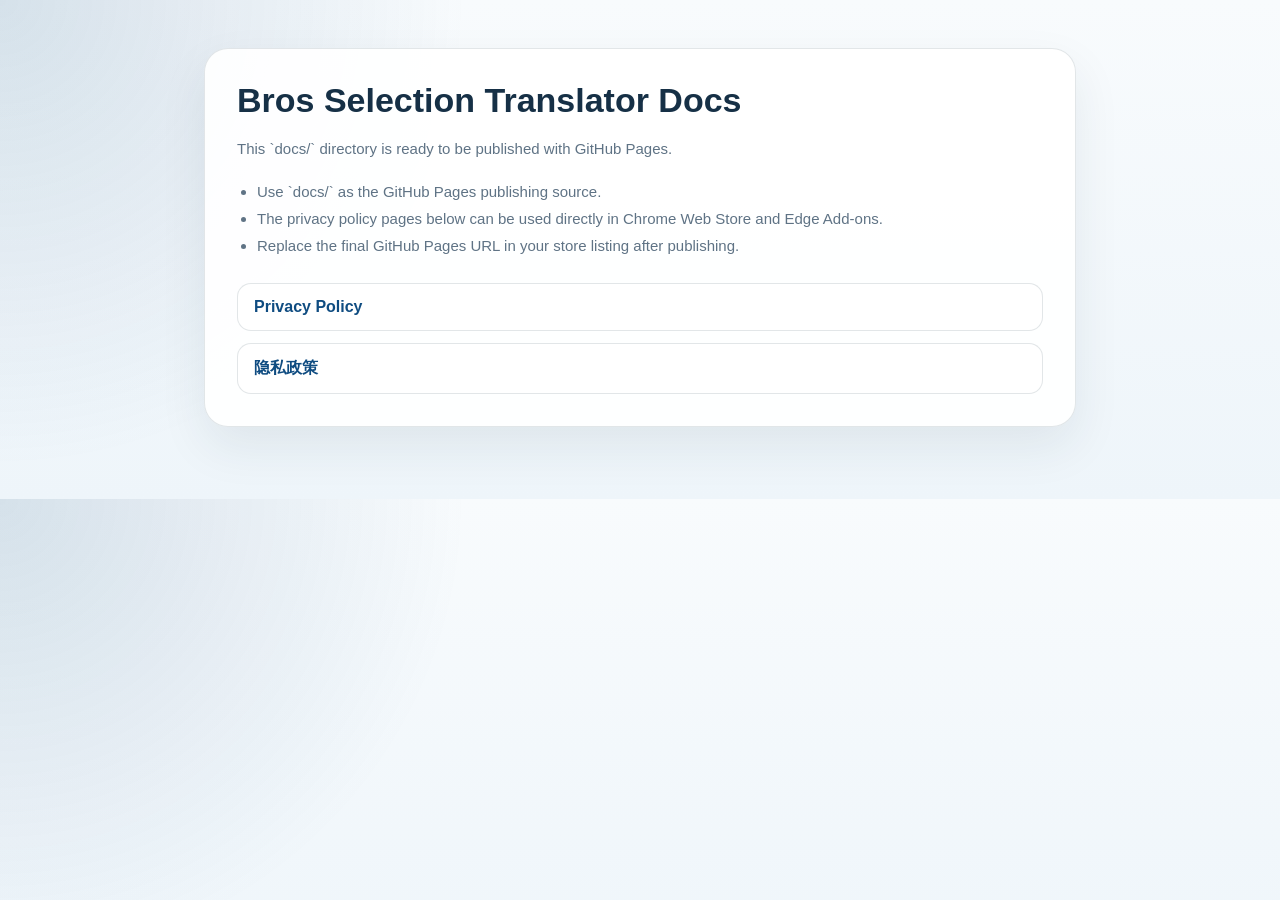
<file: docs/index.html>
<!DOCTYPE html>
<html lang="en">
  <head>
    <meta charset="UTF-8" />
    <meta name="viewport" content="width=device-width, initial-scale=1.0" />
    <title>Bros Selection Translator Docs</title>
    <style>
      :root {
        --bg: #eef5fa;
        --card: rgba(255, 255, 255, 0.92);
        --ink: #163046;
        --muted: #5f7385;
        --line: rgba(22, 48, 70, 0.12);
        --accent: #0f4c81;
      }

      * {
        box-sizing: border-box;
      }

      body {
        margin: 0;
        font-family: "Segoe UI", Arial, sans-serif;
        color: var(--ink);
        background:
          radial-gradient(circle at top left, rgba(15, 76, 129, 0.15), transparent 34%),
          linear-gradient(180deg, #f8fbfd 0%, #eef5fa 100%);
      }

      main {
        max-width: 920px;
        margin: 0 auto;
        padding: 48px 24px 72px;
      }

      .card {
        background: var(--card);
        border: 1px solid var(--line);
        border-radius: 24px;
        padding: 32px;
        box-shadow: 0 20px 48px rgba(22, 48, 70, 0.08);
      }

      h1 {
        margin: 0 0 12px;
        font-size: 34px;
      }

      p, li {
        color: var(--muted);
        font-size: 15px;
        line-height: 1.8;
      }

      ul {
        padding-left: 20px;
      }

      .links {
        display: grid;
        gap: 12px;
        margin-top: 24px;
      }

      a {
        display: block;
        padding: 14px 16px;
        border: 1px solid var(--line);
        border-radius: 14px;
        color: var(--accent);
        text-decoration: none;
        background: #ffffff;
        font-weight: 600;
      }
    </style>
  </head>
  <body>
    <main>
      <section class="card">
        <h1>Bros Selection Translator Docs</h1>
        <p>This `docs/` directory is ready to be published with GitHub Pages.</p>
        <ul>
          <li>Use `docs/` as the GitHub Pages publishing source.</li>
          <li>The privacy policy pages below can be used directly in Chrome Web Store and Edge Add-ons.</li>
          <li>Replace the final GitHub Pages URL in your store listing after publishing.</li>
        </ul>
        <div class="links">
          <a href="./privacy-policy.html">Privacy Policy</a>
          <a href="./privacy-policy.zh-CN.html">隐私政策</a>
        </div>
      </section>
    </main>
  </body>
</html>
</file>
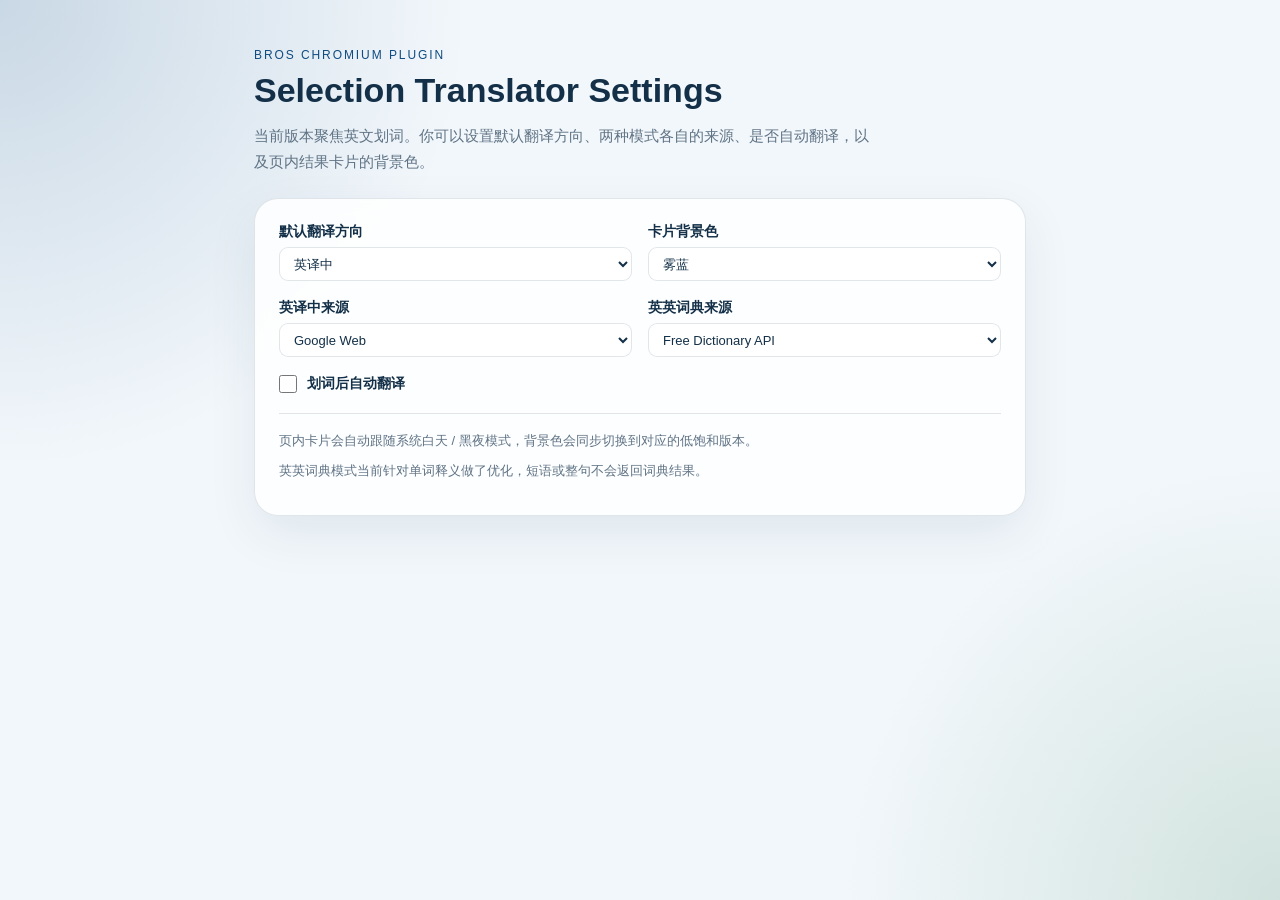
<file: options.html>
<!DOCTYPE html>
<html lang="zh-CN">
  <head>
    <meta charset="UTF-8" />
    <meta name="viewport" content="width=device-width, initial-scale=1.0" />
    <title>Selection Translator Settings</title>
    <link rel="stylesheet" href="options.css" />
  </head>
  <body>
    <main class="page">
      <section class="hero">
        <p class="eyebrow">Bros Chromium Plugin</p>
        <h1>Selection Translator Settings</h1>
        <p class="summary">
          当前版本聚焦英文划词。你可以设置默认翻译方向、两种模式各自的来源、是否自动翻译，以及页内结果卡片的背景色。
        </p>
      </section>

      <section class="card">
        <div class="grid">
          <label>
            默认翻译方向
            <select id="target-language">
              <option value="zh">英译中</option>
              <option value="en">英译英</option>
            </select>
          </label>

          <label>
            卡片背景色
            <select id="background-theme">
              <option value="mist">雾蓝</option>
              <option value="sage">浅青</option>
              <option value="sand">米杏</option>
              <option value="rose">浅玫</option>
              <option value="lavender">淡紫</option>
              <option value="peach">蜜桃</option>
              <option value="slate">云灰</option>
            </select>
          </label>

          <label>
            英译中来源
            <select id="provider-zh">
              <option value="google">Google Web</option>
              <option value="mymemory">MyMemory</option>
              <option value="ecdict">ECDICT Offline</option>
            </select>
          </label>

          <label>
            英英词典来源
            <select id="provider-en">
              <option value="dictionaryapi">Free Dictionary API</option>
              <option value="datamuse">Datamuse</option>
            </select>
          </label>
        </div>

        <label class="checkbox">
          <input id="auto-translate" type="checkbox" />
          <span>划词后自动翻译</span>
        </label>

        <div class="notes">
          <p>页内卡片会自动跟随系统白天 / 黑夜模式，背景色会同步切换到对应的低饱和版本。</p>
          <p>英英词典模式当前针对单词释义做了优化，短语或整句不会返回词典结果。</p>
        </div>
      </section>
    </main>
    <script src="options.js"></script>
  </body>
</html>
</file>
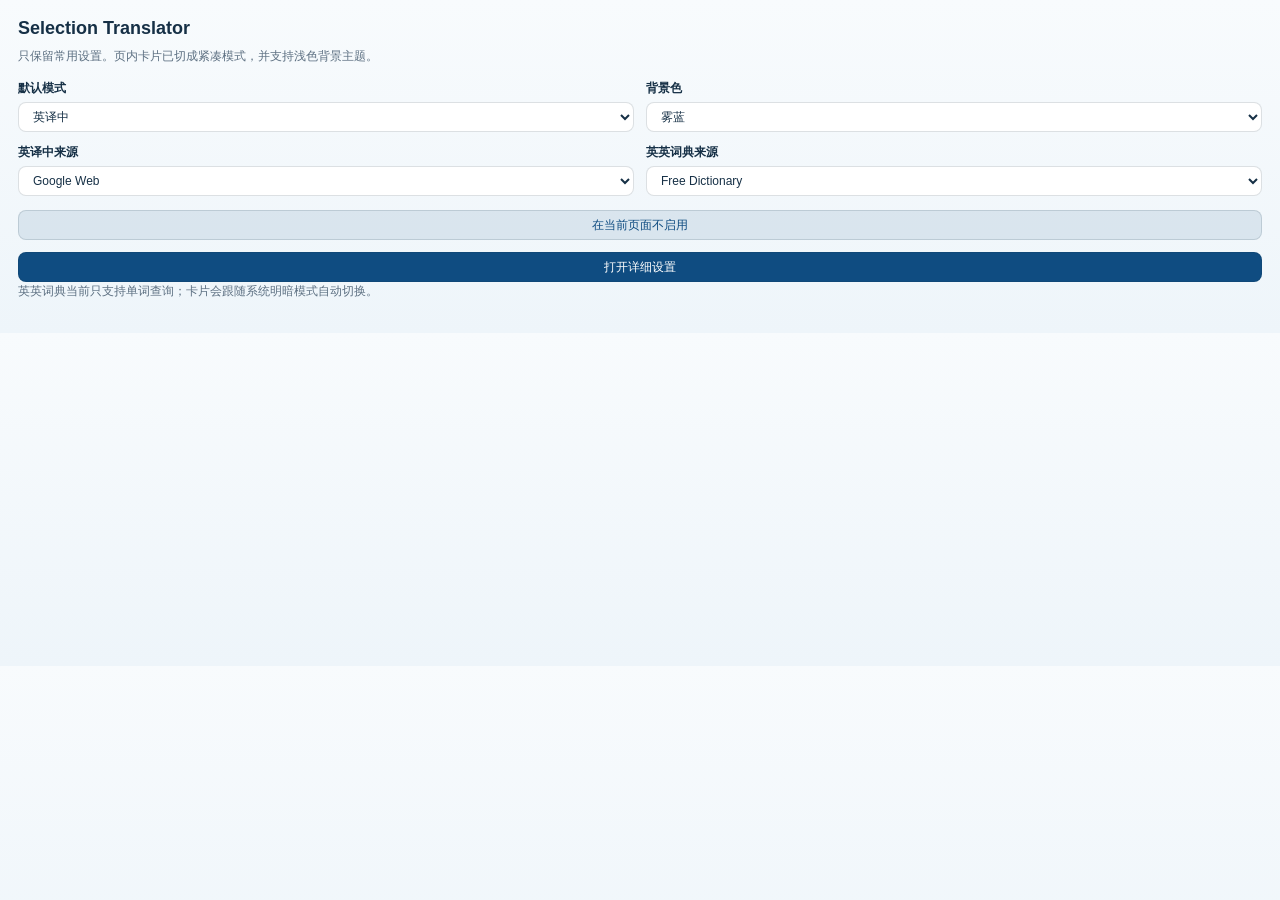
<file: popup.html>
<!DOCTYPE html>
<html lang="zh-CN">
  <head>
    <meta charset="UTF-8" />
    <meta name="viewport" content="width=device-width, initial-scale=1.0" />
    <title>Selection Translator</title>
    <link rel="stylesheet" href="popup.css" />
  </head>
  <body>
    <main class="popup">
      <h1>Selection Translator</h1>
      <p class="lead">只保留常用设置。页内卡片已切成紧凑模式，并支持浅色背景主题。</p>
      <div class="grid">
        <label>
          默认模式
          <select id="target-language">
            <option value="zh">英译中</option>
            <option value="en">英译英</option>
          </select>
        </label>
        <label>
          背景色
          <select id="background-theme">
            <option value="mist">雾蓝</option>
            <option value="sage">浅青</option>
            <option value="sand">米杏</option>
            <option value="rose">浅玫</option>
            <option value="lavender">淡紫</option>
            <option value="peach">蜜桃</option>
            <option value="slate">云灰</option>
          </select>
        </label>
        <label>
          英译中来源
          <select id="provider-zh">
            <option value="google">Google Web</option>
            <option value="mymemory">MyMemory</option>
            <option value="ecdict">ECDICT Offline</option>
          </select>
        </label>
        <label>
          英英词典来源
          <select id="provider-en">
            <option value="dictionaryapi">Free Dictionary</option>
            <option value="datamuse">Datamuse</option>
          </select>
        </label>
      </div>
      <button id="toggle-current-page" type="button" class="secondary-button">在当前页面不启用</button>
      <button id="open-options" type="button">打开详细设置</button>
      <p class="hint">英英词典当前只支持单词查询；卡片会跟随系统明暗模式自动切换。</p>
    </main>
    <script src="popup.js"></script>
  </body>
</html>
</file>
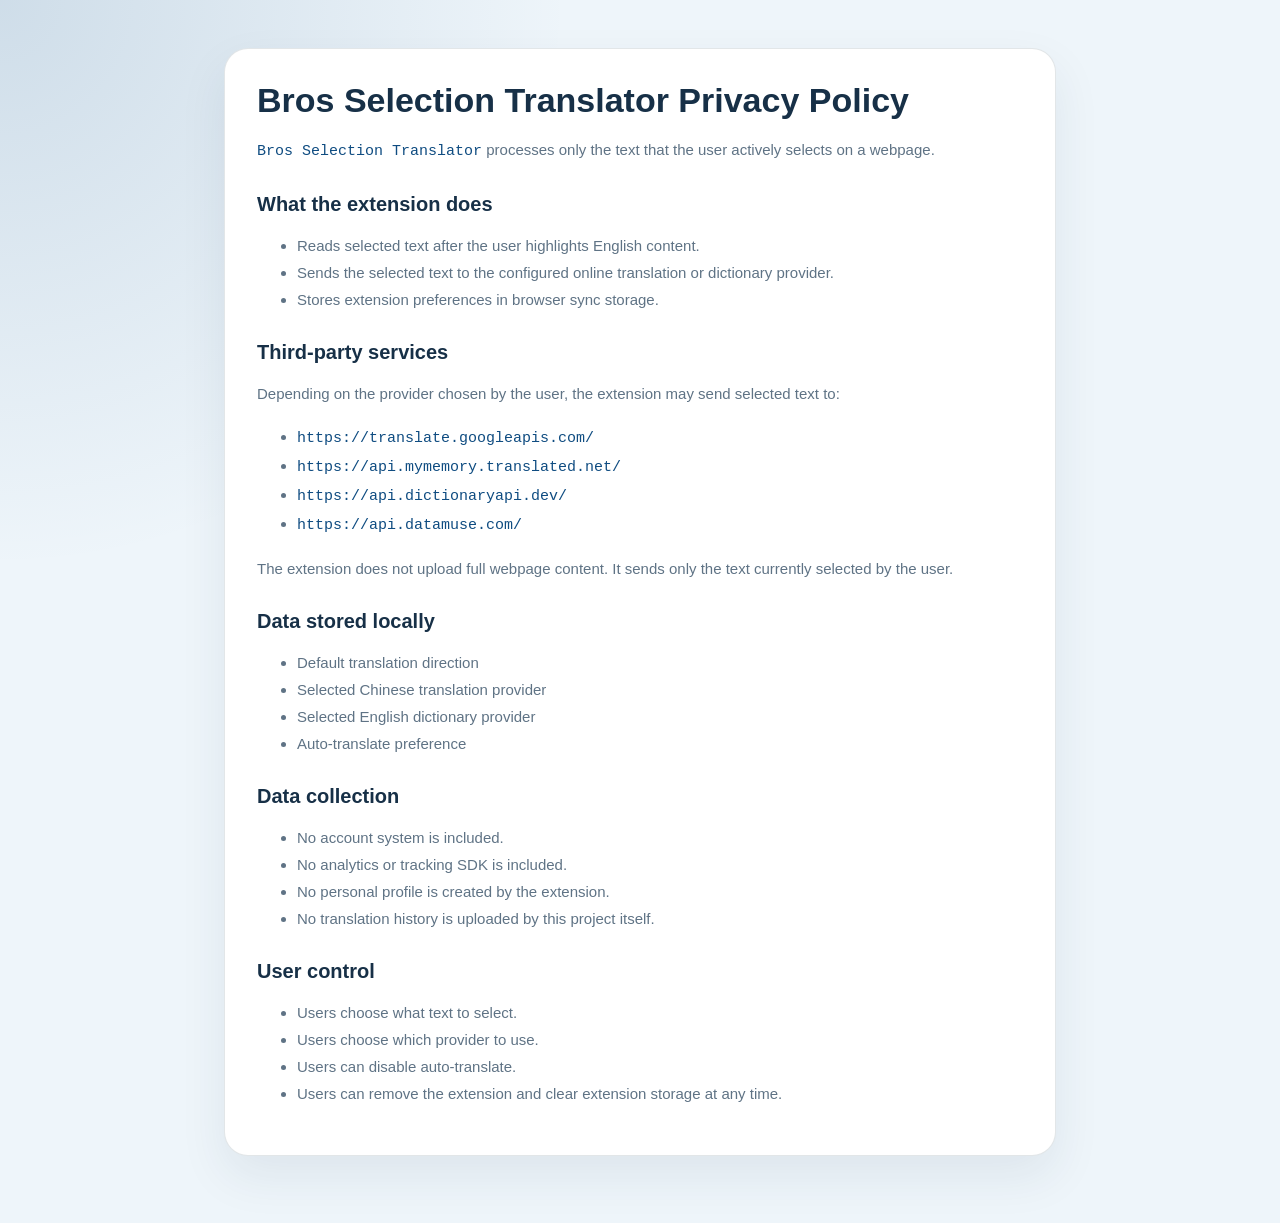
<file: privacy-policy.html>
<!DOCTYPE html>
<html lang="en">
  <head>
    <meta charset="UTF-8" />
    <meta name="viewport" content="width=device-width, initial-scale=1.0" />
    <title>Bros Selection Translator Privacy Policy</title>
    <style>
      :root {
        color-scheme: light;
        --bg: #eef5fa;
        --card: #ffffff;
        --ink: #173047;
        --muted: #5f7385;
        --line: rgba(23, 48, 71, 0.12);
        --accent: #0f4c81;
      }

      * {
        box-sizing: border-box;
      }

      body {
        margin: 0;
        font-family: "Segoe UI", Arial, sans-serif;
        background:
          radial-gradient(circle at top left, rgba(15, 76, 129, 0.14), transparent 32%),
          var(--bg);
        color: var(--ink);
      }

      main {
        max-width: 880px;
        margin: 0 auto;
        padding: 48px 24px 72px;
      }

      .card {
        background: var(--card);
        border: 1px solid var(--line);
        border-radius: 24px;
        padding: 32px;
        box-shadow: 0 20px 48px rgba(23, 48, 71, 0.08);
      }

      h1, h2 {
        margin: 0 0 16px;
      }

      h1 {
        font-size: 34px;
      }

      h2 {
        margin-top: 28px;
        font-size: 20px;
      }

      p, li {
        font-size: 15px;
        line-height: 1.8;
        color: var(--muted);
      }

      code {
        color: var(--accent);
      }
    </style>
  </head>
  <body>
    <main>
      <section class="card">
        <h1>Bros Selection Translator Privacy Policy</h1>
        <p><code>Bros Selection Translator</code> processes only the text that the user actively selects on a webpage.</p>

        <h2>What the extension does</h2>
        <ul>
          <li>Reads selected text after the user highlights English content.</li>
          <li>Sends the selected text to the configured online translation or dictionary provider.</li>
          <li>Stores extension preferences in browser sync storage.</li>
        </ul>

        <h2>Third-party services</h2>
        <p>Depending on the provider chosen by the user, the extension may send selected text to:</p>
        <ul>
          <li><code>https://translate.googleapis.com/</code></li>
          <li><code>https://api.mymemory.translated.net/</code></li>
          <li><code>https://api.dictionaryapi.dev/</code></li>
          <li><code>https://api.datamuse.com/</code></li>
        </ul>
        <p>The extension does not upload full webpage content. It sends only the text currently selected by the user.</p>

        <h2>Data stored locally</h2>
        <ul>
          <li>Default translation direction</li>
          <li>Selected Chinese translation provider</li>
          <li>Selected English dictionary provider</li>
          <li>Auto-translate preference</li>
        </ul>

        <h2>Data collection</h2>
        <ul>
          <li>No account system is included.</li>
          <li>No analytics or tracking SDK is included.</li>
          <li>No personal profile is created by the extension.</li>
          <li>No translation history is uploaded by this project itself.</li>
        </ul>

        <h2>User control</h2>
        <ul>
          <li>Users choose what text to select.</li>
          <li>Users choose which provider to use.</li>
          <li>Users can disable auto-translate.</li>
          <li>Users can remove the extension and clear extension storage at any time.</li>
        </ul>
      </section>
    </main>
  </body>
</html>
</file>
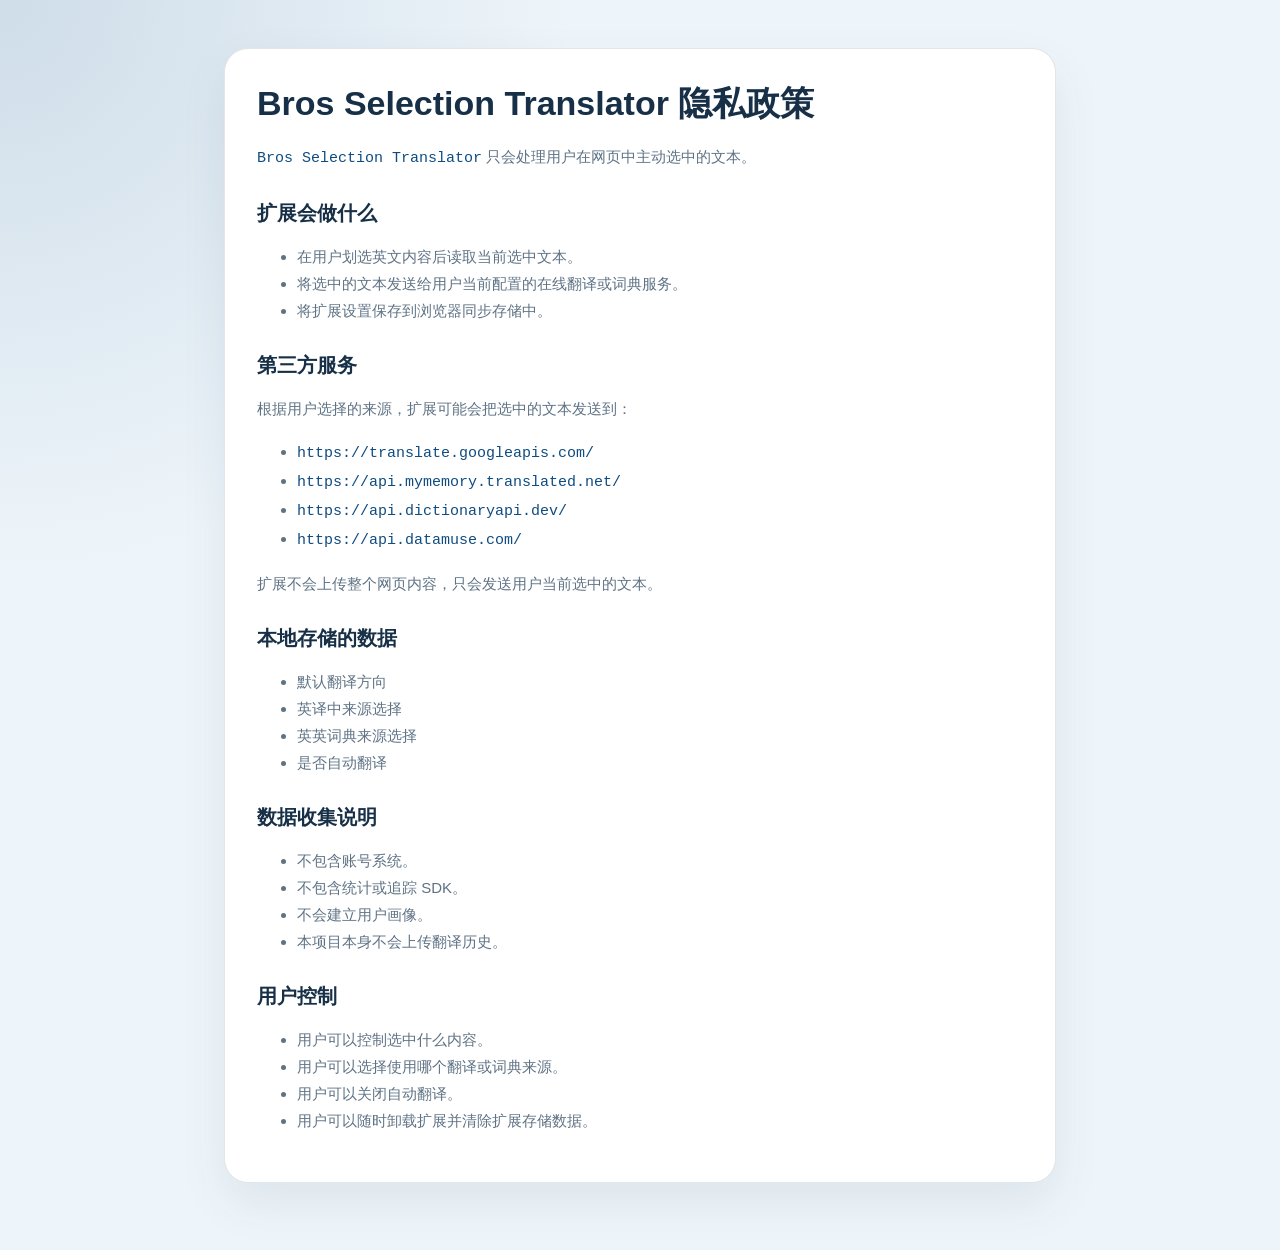
<file: privacy-policy.zh-CN.html>
<!DOCTYPE html>
<html lang="zh-CN">
  <head>
    <meta charset="UTF-8" />
    <meta name="viewport" content="width=device-width, initial-scale=1.0" />
    <title>Bros Selection Translator 隐私政策</title>
    <style>
      :root {
        color-scheme: light;
        --bg: #eef5fa;
        --card: #ffffff;
        --ink: #173047;
        --muted: #5f7385;
        --line: rgba(23, 48, 71, 0.12);
        --accent: #0f4c81;
      }

      * {
        box-sizing: border-box;
      }

      body {
        margin: 0;
        font-family: "Segoe UI", "PingFang SC", sans-serif;
        background:
          radial-gradient(circle at top left, rgba(15, 76, 129, 0.14), transparent 32%),
          var(--bg);
        color: var(--ink);
      }

      main {
        max-width: 880px;
        margin: 0 auto;
        padding: 48px 24px 72px;
      }

      .card {
        background: var(--card);
        border: 1px solid var(--line);
        border-radius: 24px;
        padding: 32px;
        box-shadow: 0 20px 48px rgba(23, 48, 71, 0.08);
      }

      h1, h2 {
        margin: 0 0 16px;
      }

      h1 {
        font-size: 34px;
      }

      h2 {
        margin-top: 28px;
        font-size: 20px;
      }

      p, li {
        font-size: 15px;
        line-height: 1.8;
        color: var(--muted);
      }

      code {
        color: var(--accent);
      }
    </style>
  </head>
  <body>
    <main>
      <section class="card">
        <h1>Bros Selection Translator 隐私政策</h1>
        <p><code>Bros Selection Translator</code> 只会处理用户在网页中主动选中的文本。</p>

        <h2>扩展会做什么</h2>
        <ul>
          <li>在用户划选英文内容后读取当前选中文本。</li>
          <li>将选中的文本发送给用户当前配置的在线翻译或词典服务。</li>
          <li>将扩展设置保存到浏览器同步存储中。</li>
        </ul>

        <h2>第三方服务</h2>
        <p>根据用户选择的来源，扩展可能会把选中的文本发送到：</p>
        <ul>
          <li><code>https://translate.googleapis.com/</code></li>
          <li><code>https://api.mymemory.translated.net/</code></li>
          <li><code>https://api.dictionaryapi.dev/</code></li>
          <li><code>https://api.datamuse.com/</code></li>
        </ul>
        <p>扩展不会上传整个网页内容，只会发送用户当前选中的文本。</p>

        <h2>本地存储的数据</h2>
        <ul>
          <li>默认翻译方向</li>
          <li>英译中来源选择</li>
          <li>英英词典来源选择</li>
          <li>是否自动翻译</li>
        </ul>

        <h2>数据收集说明</h2>
        <ul>
          <li>不包含账号系统。</li>
          <li>不包含统计或追踪 SDK。</li>
          <li>不会建立用户画像。</li>
          <li>本项目本身不会上传翻译历史。</li>
        </ul>

        <h2>用户控制</h2>
        <ul>
          <li>用户可以控制选中什么内容。</li>
          <li>用户可以选择使用哪个翻译或词典来源。</li>
          <li>用户可以关闭自动翻译。</li>
          <li>用户可以随时卸载扩展并清除扩展存储数据。</li>
        </ul>
      </section>
    </main>
  </body>
</html>
</file>
<file: options.css>
:root {
  color-scheme: light dark;
  --bg: #f2f7fb;
  --card: rgba(255, 255, 255, 0.84);
  --ink: #133048;
  --muted: #5f7385;
  --line: rgba(19, 48, 72, 0.12);
  --accent: #0f4c81;
}

* {
  box-sizing: border-box;
}

body {
  margin: 0;
  min-height: 100vh;
  font-family: "Segoe UI", "PingFang SC", sans-serif;
  color: var(--ink);
  background:
    radial-gradient(circle at top left, rgba(15, 76, 129, 0.18), transparent 30%),
    radial-gradient(circle at bottom right, rgba(58, 133, 88, 0.18), transparent 28%),
    var(--bg);
}

.page {
  max-width: 820px;
  margin: 0 auto;
  padding: 48px 24px 64px;
}

.hero {
  margin-bottom: 24px;
}

.eyebrow {
  margin: 0 0 10px;
  text-transform: uppercase;
  letter-spacing: 0.16em;
  font-size: 12px;
  color: var(--accent);
}

h1 {
  margin: 0 0 14px;
  font-size: 34px;
  line-height: 1.1;
}

.summary {
  margin: 0;
  max-width: 620px;
  font-size: 15px;
  line-height: 1.7;
  color: var(--muted);
}

.card {
  padding: 24px;
  border: 1px solid var(--line);
  border-radius: 24px;
  background: var(--card);
  backdrop-filter: blur(10px);
  box-shadow: 0 18px 50px rgba(19, 48, 72, 0.08);
}

.grid {
  display: grid;
  grid-template-columns: repeat(2, minmax(0, 1fr));
  gap: 0 16px;
}

label {
  display: block;
  margin-bottom: 18px;
  font-size: 14px;
  font-weight: 600;
}

select {
  width: 100%;
  height: 34px;
  margin-top: 6px;
  padding: 0 10px;
  border: 1px solid var(--line);
  border-radius: 9px;
  font-size: 13px;
  color: var(--ink);
  background: #ffffff;
  color-scheme: light;
}

option {
  color: #133048;
  background: #ffffff;
}

.checkbox {
  display: flex;
  align-items: center;
  gap: 10px;
}

.checkbox input {
  width: 18px;
  height: 18px;
  margin: 0;
}

.notes {
  margin-top: 20px;
  padding-top: 16px;
  border-top: 1px solid var(--line);
  color: var(--muted);
  font-size: 13px;
  line-height: 1.7;
}

.notes p {
  margin: 0 0 8px;
}

@media (max-width: 640px) {
  .grid {
    grid-template-columns: 1fr;
  }
}

@media (prefers-color-scheme: dark) {
  :root {
    --bg: #101923;
    --card: rgba(18, 28, 40, 0.84);
    --ink: #edf4fb;
    --muted: #9eb0c2;
    --line: rgba(223, 234, 245, 0.12);
    --accent: #76a9e0;
  }

  select {
    color: var(--ink);
    background: rgba(255, 255, 255, 0.06);
    color-scheme: dark;
  }

  option {
    color: #edf4fb;
    background: #182434;
  }
}
</file>
<file: popup.css>
body {
  margin: 0;
  min-width: 336px;
  font-family: "Segoe UI", "PingFang SC", sans-serif;
  background: linear-gradient(180deg, #f8fbfd 0%, #eef5fa 100%);
  color: #163046;
}

.popup {
  padding: 18px;
}

h1 {
  margin: 0 0 8px;
  font-size: 18px;
}

.lead,
.hint {
  margin: 0 0 14px;
  font-size: 12px;
  line-height: 1.6;
  color: #5d7082;
}

.grid {
  display: grid;
  grid-template-columns: repeat(2, minmax(0, 1fr));
  gap: 0 12px;
}

label {
  display: block;
  margin-bottom: 12px;
  font-size: 12px;
  font-weight: 600;
}

select,
button {
  width: 100%;
  height: 30px;
  margin-top: 5px;
  border: 1px solid rgba(22, 48, 70, 0.15);
  border-radius: 8px;
  box-sizing: border-box;
  font-size: 12px;
  background: #ffffff;
  color: inherit;
  padding: 0 10px;
}

select {
  color-scheme: light;
}

option {
  color: #163046;
  background: #ffffff;
}

button {
  margin-top: 4px;
  cursor: pointer;
  background: #0f4c81;
  color: #ffffff;
}

.secondary-button {
  margin-top: 2px;
  margin-bottom: 8px;
  background: rgba(15, 76, 129, 0.1);
  color: #0f4c81;
}

.secondary-button[data-active="true"] {
  background: rgba(134, 36, 36, 0.12);
  color: #8a2d2d;
}

.secondary-button:disabled {
  cursor: not-allowed;
  opacity: 0.65;
}

@media (prefers-color-scheme: dark) {
  body {
    background: linear-gradient(180deg, #111b25 0%, #162330 100%);
    color: #edf4fb;
  }

  .lead,
  .hint {
    color: #9fb1c3;
  }

  select,
  button {
    border-color: rgba(237, 244, 251, 0.12);
  }

  select {
    color: #edf4fb;
    background: rgba(255, 255, 255, 0.06);
    color-scheme: dark;
  }

  option {
    color: #edf4fb;
    background: #182434;
  }

  .secondary-button {
    background: rgba(237, 244, 251, 0.08);
    color: #dce8f4;
  }

  .secondary-button[data-active="true"] {
    background: rgba(255, 126, 126, 0.14);
    color: #ffb4b4;
  }
}
</file>
